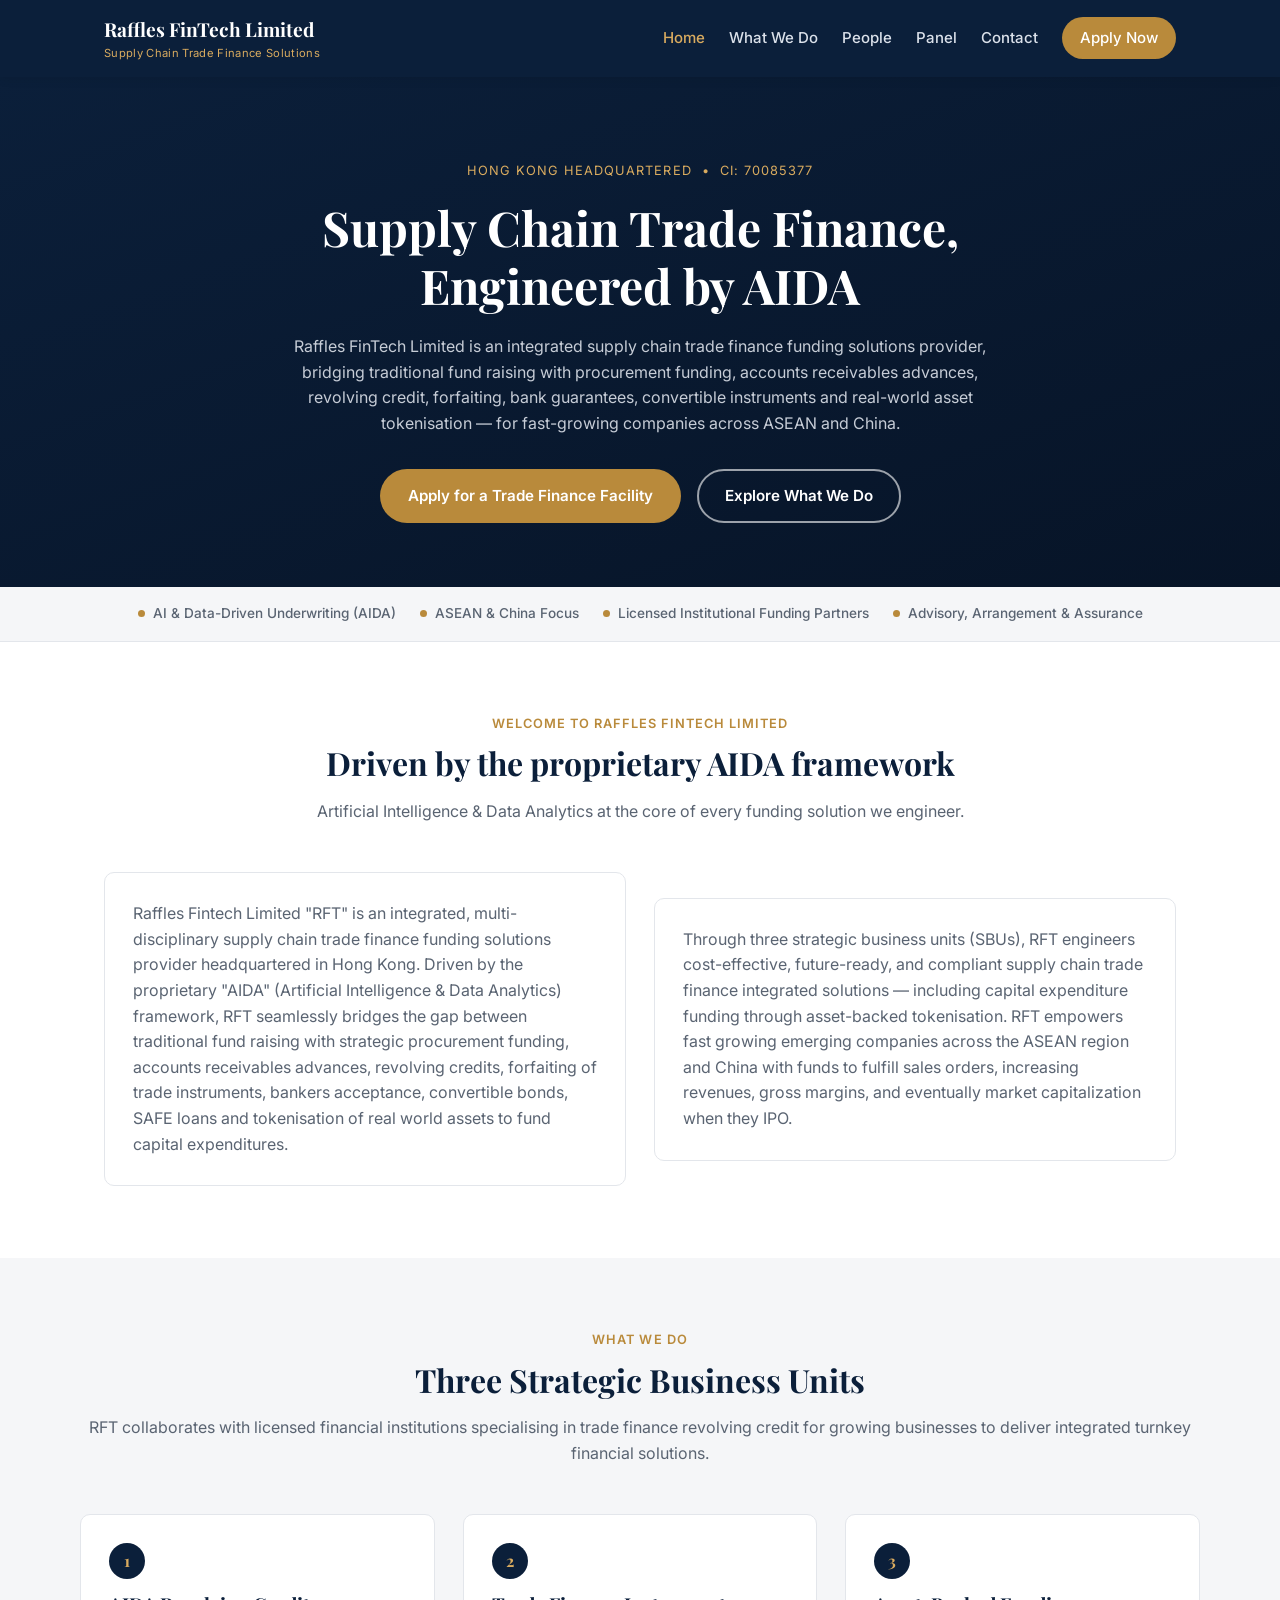
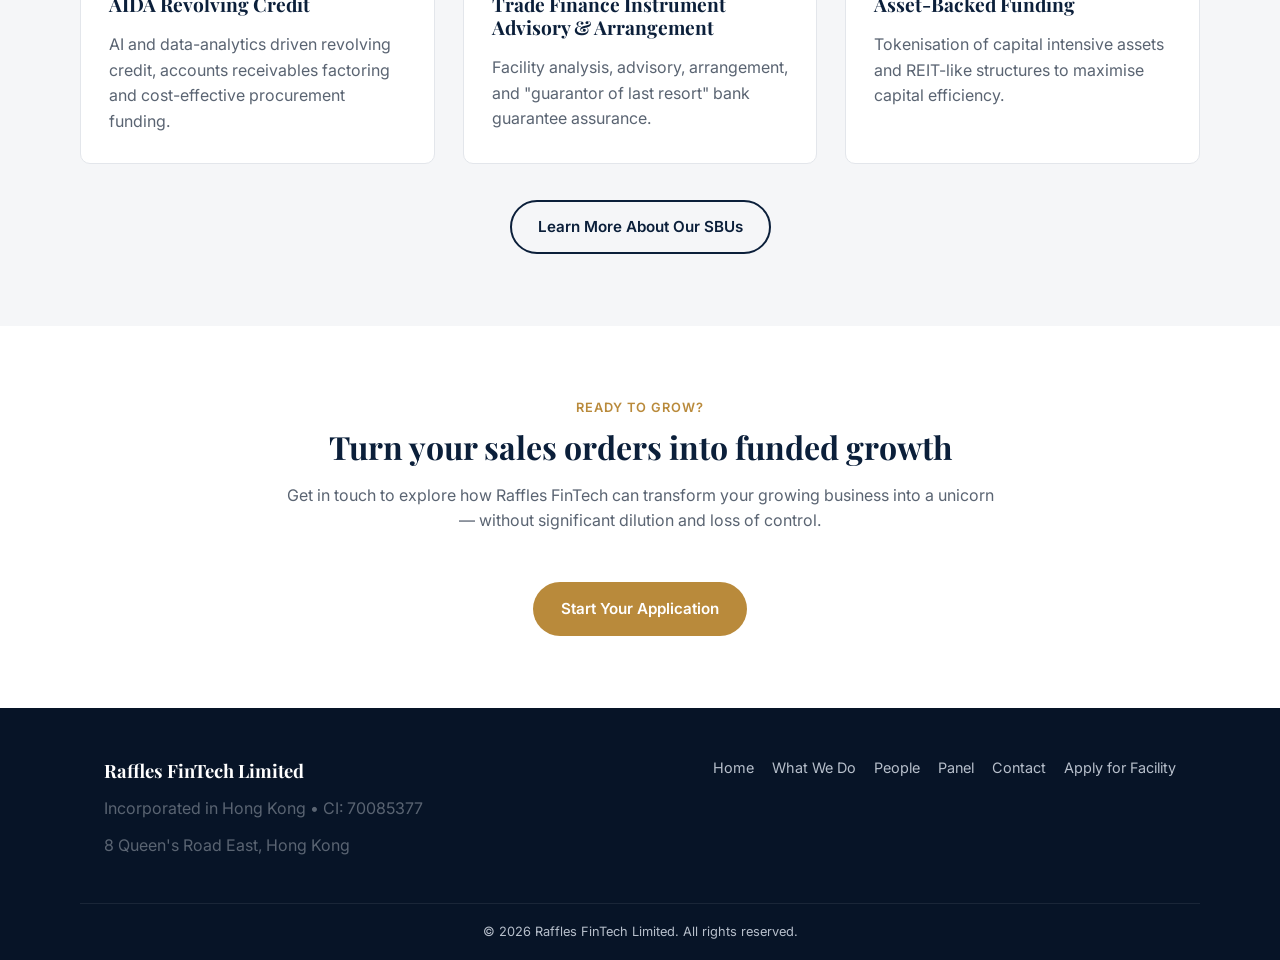
<file: index.html>
<!DOCTYPE html>
<html lang="en">
<head>
<meta charset="UTF-8">
<meta name="viewport" content="width=device-width, initial-scale=1.0">
<title>Raffles FinTech Limited | Supply Chain Trade Finance Funding Solutions</title>
<meta name="description" content="Raffles FinTech Limited (RFT) is a Hong Kong headquartered supply chain trade finance funding solutions provider, powered by the AIDA framework.">
<link rel="preconnect" href="https://fonts.googleapis.com">
<link rel="preconnect" href="https://fonts.gstatic.com" crossorigin>
<link href="https://fonts.googleapis.com/css2?family=Playfair+Display:wght@600;700;800&family=Inter:wght@400;500;600;700;800&display=swap" rel="stylesheet">
<link rel="stylesheet" href="styles.css">
</head>
<body>

<header class="site-header">
  <div class="nav-wrap">
    <a class="brand" href="index.html">
      <span class="brand-name">Raffles FinTech Limited</span>
      <span class="brand-tag">Supply Chain Trade Finance Solutions</span>
    </a>
    <button class="nav-toggle" aria-label="Toggle navigation">&#9776;</button>
    <nav class="nav-links">
      <a href="index.html" class="active">Home</a>
      <a href="what-we-do.html">What We Do</a>
      <a href="people.html">People</a>
      <a href="panel.html">Panel</a>
      <a href="contact.html">Contact</a>
      <a href="apply.html" class="nav-cta">Apply Now</a>
    </nav>
  </div>
</header>

<section class="hero">
  <div class="eyebrow">Hong Kong Headquartered &nbsp;•&nbsp; CI: 70085377</div>
  <h1>Supply Chain Trade Finance, Engineered by AIDA</h1>
  <p>Raffles FinTech Limited is an integrated supply chain trade finance funding solutions provider,
    bridging traditional fund raising with procurement funding, accounts receivables advances, revolving
    credit, forfaiting, bank guarantees, convertible instruments and real-world asset tokenisation &mdash;
    for fast-growing companies across ASEAN and China.</p>
  <div class="hero-actions">
    <a href="apply.html" class="btn btn-primary">Apply for a Trade Finance Facility</a>
    <a href="what-we-do.html" class="btn btn-outline">Explore What We Do</a>
  </div>
</section>

<div class="trust-strip">
  <div class="trust-strip-inner">
    <div class="trust-item"><span class="dot"></span>AI &amp; Data-Driven Underwriting (AIDA)</div>
    <div class="trust-item"><span class="dot"></span>ASEAN &amp; China Focus</div>
    <div class="trust-item"><span class="dot"></span>Licensed Institutional Funding Partners</div>
    <div class="trust-item"><span class="dot"></span>Advisory, Arrangement &amp; Assurance</div>
  </div>
</div>

<section class="block">
  <div class="section-head">
    <div class="kicker">Welcome to Raffles FinTech Limited</div>
    <h2>Driven by the proprietary AIDA framework</h2>
    <p>Artificial Intelligence &amp; Data Analytics at the core of every funding solution we engineer.</p>
  </div>
  <div class="grid-2" style="align-items:center;">
    <div class="card">
      <p>Raffles Fintech Limited "RFT" is an integrated, multi-disciplinary supply chain trade finance funding
        solutions provider headquartered in Hong Kong. Driven by the proprietary "AIDA" (Artificial Intelligence
        &amp; Data Analytics) framework, RFT seamlessly bridges the gap between traditional fund raising with
        strategic procurement funding, accounts receivables advances, revolving credits, forfaiting of trade
        instruments, bankers acceptance, convertible bonds, SAFE loans and tokenisation of real world assets to
        fund capital expenditures.</p>
    </div>
    <div class="card">
      <p>Through three strategic business units (SBUs), RFT engineers cost-effective, future-ready, and compliant
        supply chain trade finance integrated solutions &mdash; including capital expenditure funding through
        asset-backed tokenisation. RFT empowers fast growing emerging companies across the ASEAN region and China
        with funds to fulfill sales orders, increasing revenues, gross margins, and eventually market
        capitalization when they IPO.</p>
    </div>
  </div>
</section>

<section class="block alt">
  <div class="section-head">
    <div class="kicker">What We Do</div>
    <h2>Three Strategic Business Units</h2>
    <p>RFT collaborates with licensed financial institutions specialising in trade finance revolving credit
      for growing businesses to deliver integrated turnkey financial solutions.</p>
  </div>
  <div class="grid-3">
    <div class="card">
      <div class="num">1</div>
      <h3>AIDA Revolving Credit</h3>
      <p>AI and data-analytics driven revolving credit, accounts receivables factoring and cost-effective
        procurement funding.</p>
    </div>
    <div class="card">
      <div class="num">2</div>
      <h3>Trade Finance Instrument Advisory &amp; Arrangement</h3>
      <p>Facility analysis, advisory, arrangement, and "guarantor of last resort" bank guarantee assurance.</p>
    </div>
    <div class="card">
      <div class="num">3</div>
      <h3>Asset-Backed Funding</h3>
      <p>Tokenisation of capital intensive assets and REIT-like structures to maximise capital efficiency.</p>
    </div>
  </div>
  <div style="text-align:center; margin-top:36px;">
    <a href="what-we-do.html" class="btn btn-secondary">Learn More About Our SBUs</a>
  </div>
</section>

<section class="block">
  <div class="section-head">
    <div class="kicker">Ready to Grow?</div>
    <h2>Turn your sales orders into funded growth</h2>
    <p>Get in touch to explore how Raffles FinTech can transform your growing business into a unicorn &mdash;
      without significant dilution and loss of control.</p>
  </div>
  <div style="text-align:center;">
    <a href="apply.html" class="btn btn-primary">Start Your Application</a>
  </div>
</section>

<footer class="site-footer">
  <div class="footer-inner">
    <div>
      <div class="footer-brand">Raffles FinTech Limited</div>
      <p>Incorporated in Hong Kong &bull; CI: 70085377</p>
      <p>8 Queen's Road East, Hong Kong</p>
    </div>
    <nav class="footer-nav">
      <a href="index.html">Home</a>
      <a href="what-we-do.html">What We Do</a>
      <a href="people.html">People</a>
      <a href="panel.html">Panel</a>
      <a href="contact.html">Contact</a>
      <a href="apply.html">Apply for Facility</a>
    </nav>
  </div>
  <div class="footer-bottom container">&copy; 2026 Raffles FinTech Limited. All rights reserved.</div>
</footer>

<script src="nav.js"></script>
</body>
</html>
</file>
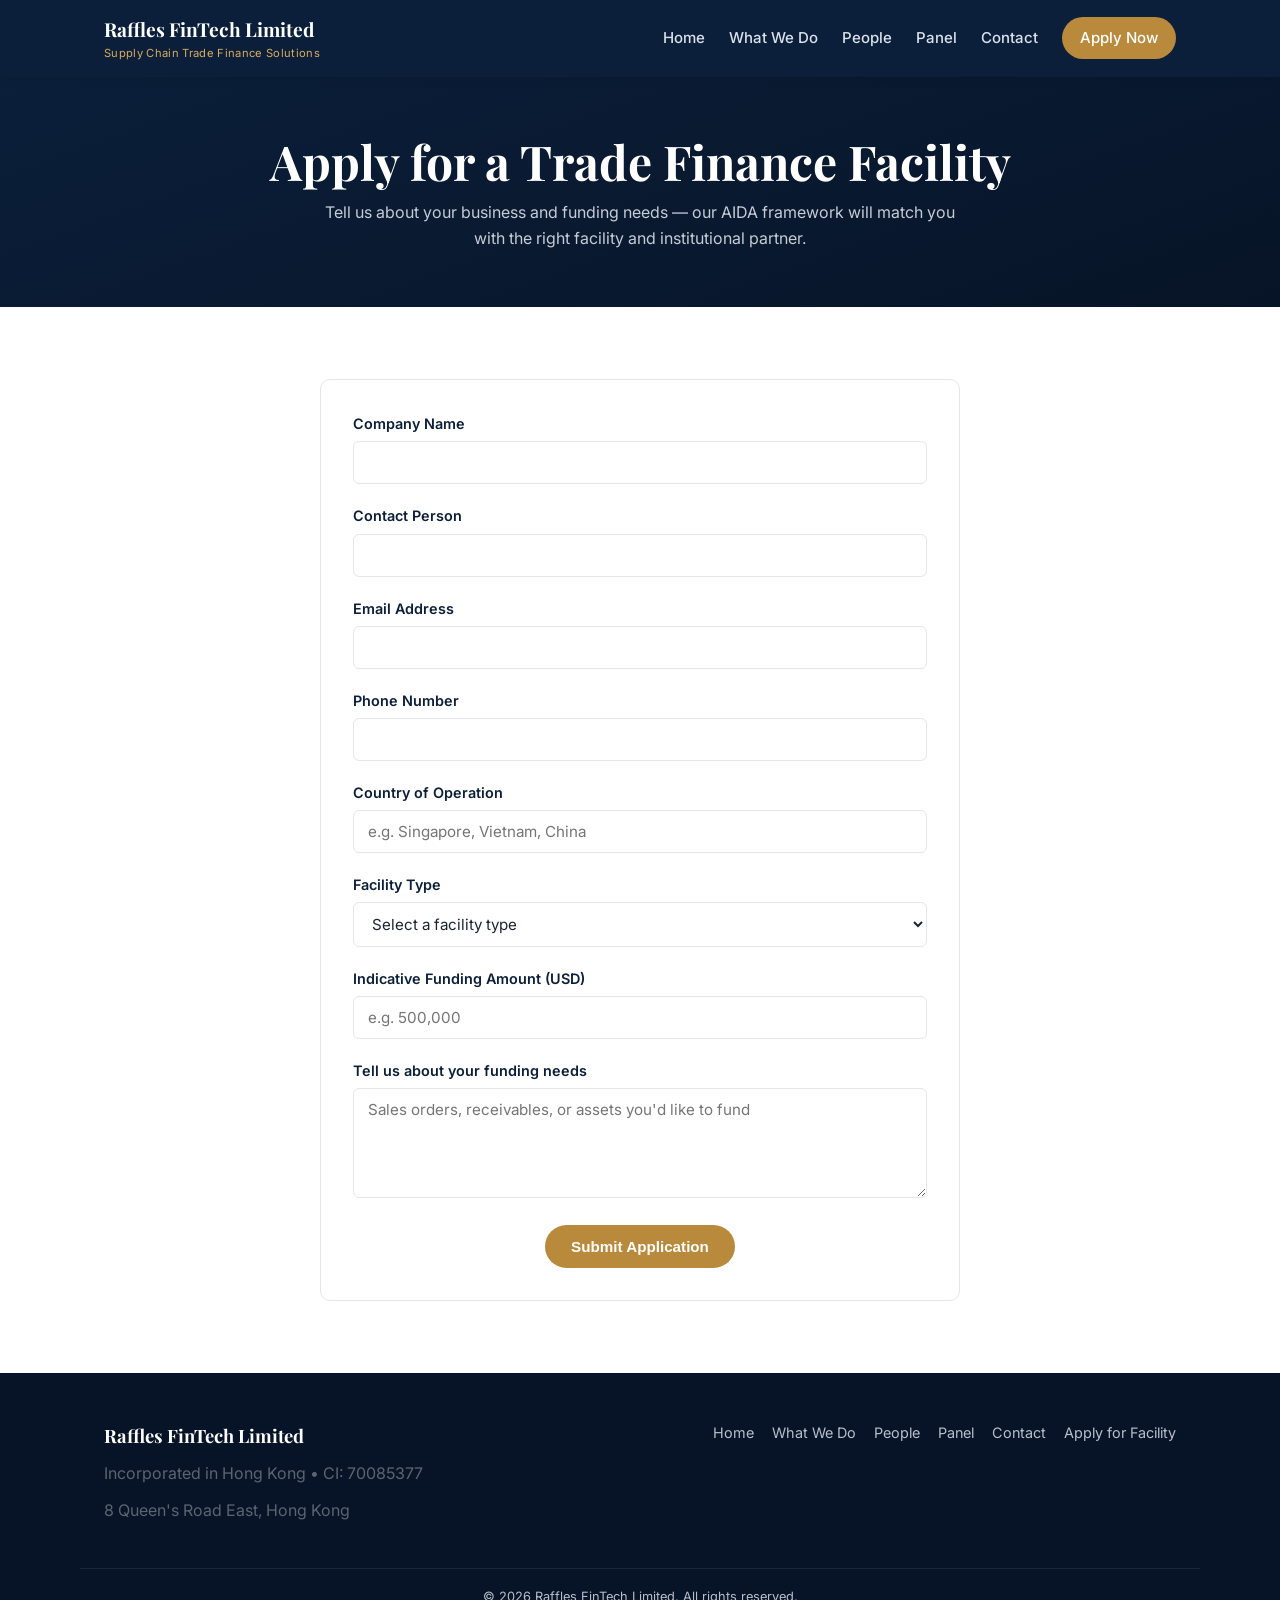
<file: apply.html>
<!DOCTYPE html>
<html lang="en">
<head>
<meta charset="UTF-8">
<meta name="viewport" content="width=device-width, initial-scale=1.0">
<title>Apply for a Trade Finance Facility | Raffles FinTech Limited</title>
<meta name="description" content="Apply for a supply chain trade finance facility with Raffles FinTech Limited.">
<link rel="preconnect" href="https://fonts.googleapis.com">
<link rel="preconnect" href="https://fonts.gstatic.com" crossorigin>
<link href="https://fonts.googleapis.com/css2?family=Playfair+Display:wght@600;700;800&family=Inter:wght@400;500;600;700;800&display=swap" rel="stylesheet">
<link rel="stylesheet" href="styles.css">
</head>
<body>

<header class="site-header">
  <div class="nav-wrap">
    <a class="brand" href="index.html">
      <span class="brand-name">Raffles FinTech Limited</span>
      <span class="brand-tag">Supply Chain Trade Finance Solutions</span>
    </a>
    <button class="nav-toggle" aria-label="Toggle navigation">&#9776;</button>
    <nav class="nav-links">
      <a href="index.html">Home</a>
      <a href="what-we-do.html">What We Do</a>
      <a href="people.html">People</a>
      <a href="panel.html">Panel</a>
      <a href="contact.html">Contact</a>
      <a href="apply.html" class="nav-cta active">Apply Now</a>
    </nav>
  </div>
</header>

<section class="page-hero">
  <h1>Apply for a Trade Finance Facility</h1>
  <p>Tell us about your business and funding needs &mdash; our AIDA framework will match you
    with the right facility and institutional partner.</p>
</section>

<section class="block">
  <form id="apply-form">
    <div class="form-row">
      <label for="company-name">Company Name</label>
      <input type="text" id="company-name" name="company-name" required>
    </div>
    <div class="form-row">
      <label for="contact-name">Contact Person</label>
      <input type="text" id="contact-name" name="contact-name" required>
    </div>
    <div class="form-row">
      <label for="email">Email Address</label>
      <input type="email" id="email" name="email" required>
    </div>
    <div class="form-row">
      <label for="phone">Phone Number</label>
      <input type="tel" id="phone" name="phone">
    </div>
    <div class="form-row">
      <label for="country">Country of Operation</label>
      <input type="text" id="country" name="country" placeholder="e.g. Singapore, Vietnam, China">
    </div>
    <div class="form-row">
      <label for="facility-type">Facility Type</label>
      <select id="facility-type" name="facility-type" required>
        <option value="">Select a facility type</option>
        <option value="revolving-credit">AIDA Revolving Credit</option>
        <option value="advisory-arrangement">Trade Finance Advisory &amp; Arrangement</option>
        <option value="asset-backed">Asset-Backed Funding</option>
        <option value="unsure">Not sure &mdash; please advise</option>
      </select>
    </div>
    <div class="form-row">
      <label for="amount">Indicative Funding Amount (USD)</label>
      <input type="text" id="amount" name="amount" placeholder="e.g. 500,000">
    </div>
    <div class="form-row">
      <label for="details">Tell us about your funding needs</label>
      <textarea id="details" name="details" placeholder="Sales orders, receivables, or assets you'd like to fund" required></textarea>
    </div>
    <div class="form-actions">
      <button type="submit" class="btn btn-primary">Submit Application</button>
    </div>
    <p id="apply-status" style="text-align:center; margin-top:16px; display:none; color:var(--navy); font-weight:600;">
      Thank you for your application &mdash; a member of our team will follow up shortly.
    </p>
  </form>
</section>

<footer class="site-footer">
  <div class="footer-inner">
    <div>
      <div class="footer-brand">Raffles FinTech Limited</div>
      <p>Incorporated in Hong Kong &bull; CI: 70085377</p>
      <p>8 Queen's Road East, Hong Kong</p>
    </div>
    <nav class="footer-nav">
      <a href="index.html">Home</a>
      <a href="what-we-do.html">What We Do</a>
      <a href="people.html">People</a>
      <a href="panel.html">Panel</a>
      <a href="contact.html">Contact</a>
      <a href="apply.html">Apply for Facility</a>
    </nav>
  </div>
  <div class="footer-bottom container">&copy; 2026 Raffles FinTech Limited. All rights reserved.</div>
</footer>

<script src="nav.js"></script>
<script>
  document.getElementById('apply-form').addEventListener('submit', function (e) {
    e.preventDefault();
    this.reset();
    document.getElementById('apply-status').style.display = 'block';
  });
</script>
</body>
</html>
</file>
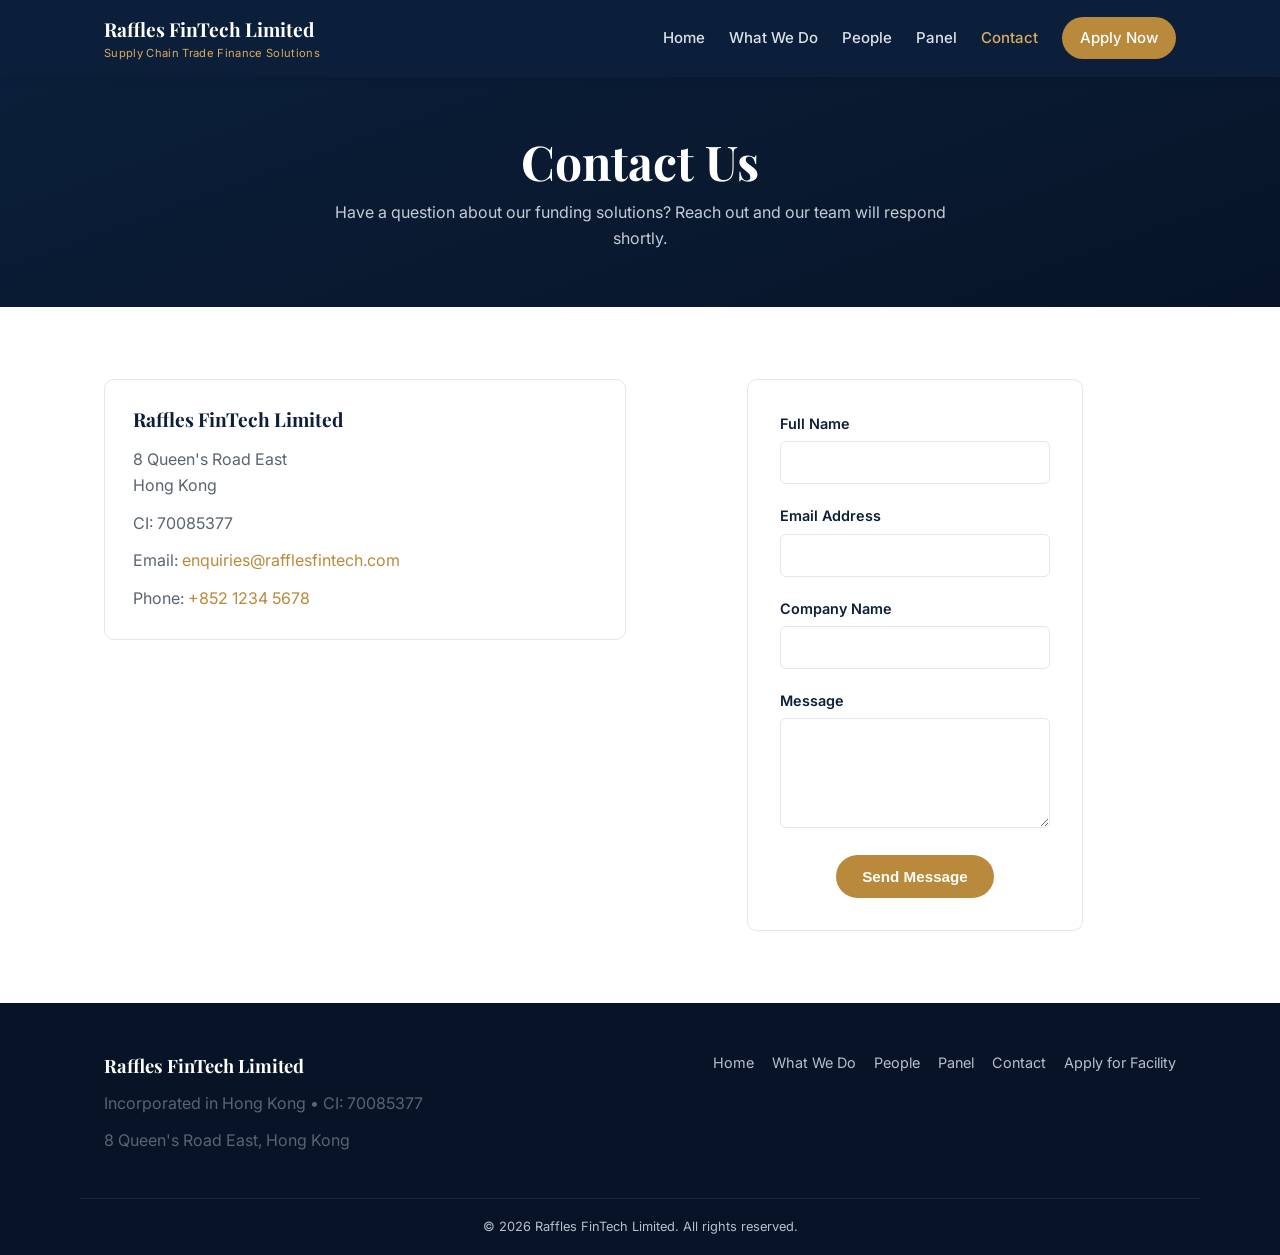
<file: contact.html>
<!DOCTYPE html>
<html lang="en">
<head>
<meta charset="UTF-8">
<meta name="viewport" content="width=device-width, initial-scale=1.0">
<title>Contact | Raffles FinTech Limited</title>
<meta name="description" content="Get in touch with Raffles FinTech Limited to discuss supply chain trade finance funding solutions.">
<link rel="preconnect" href="https://fonts.googleapis.com">
<link rel="preconnect" href="https://fonts.gstatic.com" crossorigin>
<link href="https://fonts.googleapis.com/css2?family=Playfair+Display:wght@600;700;800&family=Inter:wght@400;500;600;700;800&display=swap" rel="stylesheet">
<link rel="stylesheet" href="styles.css">
</head>
<body>

<header class="site-header">
  <div class="nav-wrap">
    <a class="brand" href="index.html">
      <span class="brand-name">Raffles FinTech Limited</span>
      <span class="brand-tag">Supply Chain Trade Finance Solutions</span>
    </a>
    <button class="nav-toggle" aria-label="Toggle navigation">&#9776;</button>
    <nav class="nav-links">
      <a href="index.html">Home</a>
      <a href="what-we-do.html">What We Do</a>
      <a href="people.html">People</a>
      <a href="panel.html">Panel</a>
      <a href="contact.html" class="active">Contact</a>
      <a href="apply.html" class="nav-cta">Apply Now</a>
    </nav>
  </div>
</header>

<section class="page-hero">
  <h1>Contact Us</h1>
  <p>Have a question about our funding solutions? Reach out and our team will respond shortly.</p>
</section>

<section class="block">
  <div class="grid-2" style="align-items:start;">
    <div class="card">
      <h3>Raffles FinTech Limited</h3>
      <p>8 Queen's Road East<br>Hong Kong</p>
      <p>CI: 70085377</p>
      <p>Email: <a href="mailto:enquiries@rafflesfintech.com">enquiries@rafflesfintech.com</a></p>
      <p>Phone: <a href="tel:+85212345678">+852 1234 5678</a></p>
    </div>
    <form id="contact-form">
      <div class="form-row">
        <label for="name">Full Name</label>
        <input type="text" id="name" name="name" required>
      </div>
      <div class="form-row">
        <label for="email">Email Address</label>
        <input type="email" id="email" name="email" required>
      </div>
      <div class="form-row">
        <label for="company">Company Name</label>
        <input type="text" id="company" name="company">
      </div>
      <div class="form-row">
        <label for="message">Message</label>
        <textarea id="message" name="message" required></textarea>
      </div>
      <div class="form-actions">
        <button type="submit" class="btn btn-primary">Send Message</button>
      </div>
      <p id="contact-status" style="text-align:center; margin-top:16px; display:none; color:var(--navy); font-weight:600;">
        Thank you &mdash; your message has been received. Our team will be in touch shortly.
      </p>
    </form>
  </div>
</section>

<footer class="site-footer">
  <div class="footer-inner">
    <div>
      <div class="footer-brand">Raffles FinTech Limited</div>
      <p>Incorporated in Hong Kong &bull; CI: 70085377</p>
      <p>8 Queen's Road East, Hong Kong</p>
    </div>
    <nav class="footer-nav">
      <a href="index.html">Home</a>
      <a href="what-we-do.html">What We Do</a>
      <a href="people.html">People</a>
      <a href="panel.html">Panel</a>
      <a href="contact.html">Contact</a>
      <a href="apply.html">Apply for Facility</a>
    </nav>
  </div>
  <div class="footer-bottom container">&copy; 2026 Raffles FinTech Limited. All rights reserved.</div>
</footer>

<script src="nav.js"></script>
<script>
  document.getElementById('contact-form').addEventListener('submit', function (e) {
    e.preventDefault();
    this.reset();
    document.getElementById('contact-status').style.display = 'block';
  });
</script>
</body>
</html>
</file>
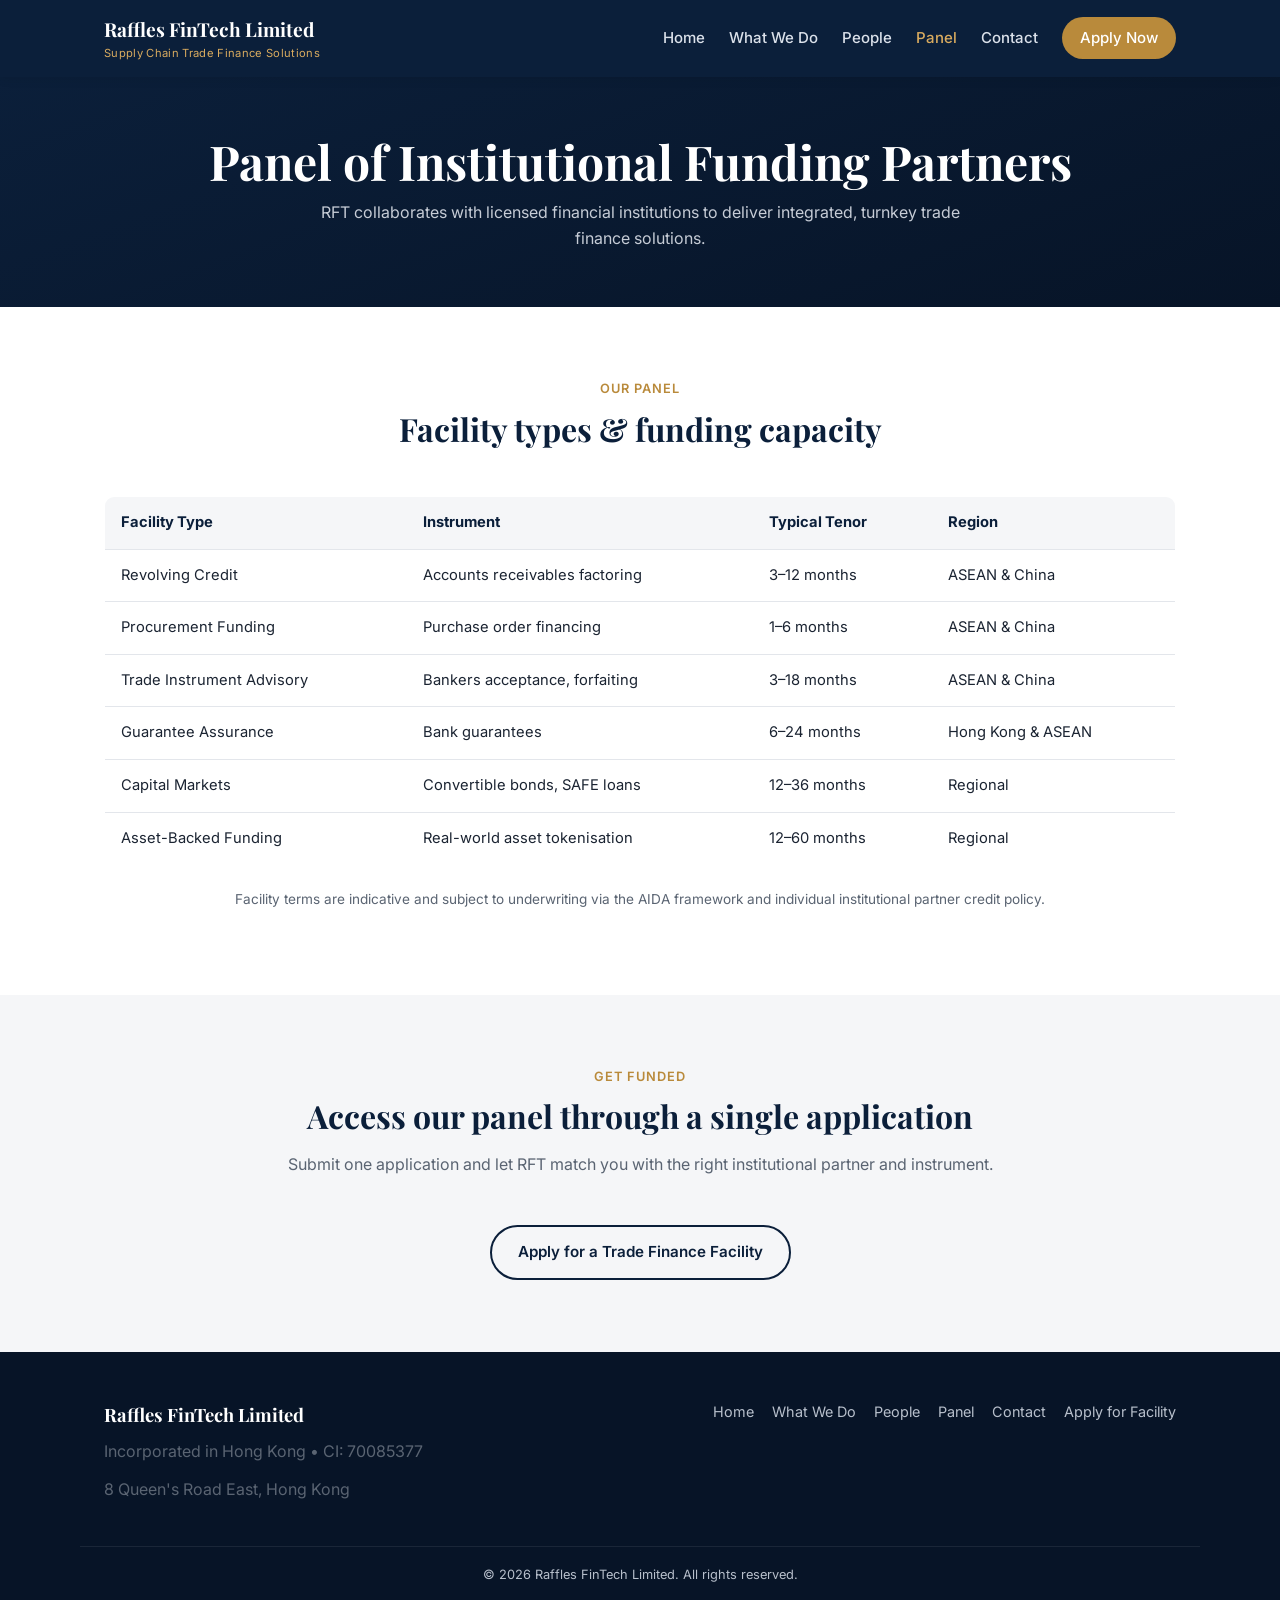
<file: panel.html>
<!DOCTYPE html>
<html lang="en">
<head>
<meta charset="UTF-8">
<meta name="viewport" content="width=device-width, initial-scale=1.0">
<title>Panel | Raffles FinTech Limited</title>
<meta name="description" content="Raffles FinTech Limited's panel of licensed institutional funding partners across trade finance instruments.">
<link rel="preconnect" href="https://fonts.googleapis.com">
<link rel="preconnect" href="https://fonts.gstatic.com" crossorigin>
<link href="https://fonts.googleapis.com/css2?family=Playfair+Display:wght@600;700;800&family=Inter:wght@400;500;600;700;800&display=swap" rel="stylesheet">
<link rel="stylesheet" href="styles.css">
</head>
<body>

<header class="site-header">
  <div class="nav-wrap">
    <a class="brand" href="index.html">
      <span class="brand-name">Raffles FinTech Limited</span>
      <span class="brand-tag">Supply Chain Trade Finance Solutions</span>
    </a>
    <button class="nav-toggle" aria-label="Toggle navigation">&#9776;</button>
    <nav class="nav-links">
      <a href="index.html">Home</a>
      <a href="what-we-do.html">What We Do</a>
      <a href="people.html">People</a>
      <a href="panel.html" class="active">Panel</a>
      <a href="contact.html">Contact</a>
      <a href="apply.html" class="nav-cta">Apply Now</a>
    </nav>
  </div>
</header>

<section class="page-hero">
  <h1>Panel of Institutional Funding Partners</h1>
  <p>RFT collaborates with licensed financial institutions to deliver integrated, turnkey
    trade finance solutions.</p>
</section>

<section class="block">
  <div class="section-head">
    <div class="kicker">Our Panel</div>
    <h2>Facility types &amp; funding capacity</h2>
  </div>
  <div style="overflow-x:auto;">
    <table>
      <thead>
        <tr>
          <th>Facility Type</th>
          <th>Instrument</th>
          <th>Typical Tenor</th>
          <th>Region</th>
        </tr>
      </thead>
      <tbody>
        <tr>
          <td>Revolving Credit</td>
          <td>Accounts receivables factoring</td>
          <td>3&ndash;12 months</td>
          <td>ASEAN &amp; China</td>
        </tr>
        <tr>
          <td>Procurement Funding</td>
          <td>Purchase order financing</td>
          <td>1&ndash;6 months</td>
          <td>ASEAN &amp; China</td>
        </tr>
        <tr>
          <td>Trade Instrument Advisory</td>
          <td>Bankers acceptance, forfaiting</td>
          <td>3&ndash;18 months</td>
          <td>ASEAN &amp; China</td>
        </tr>
        <tr>
          <td>Guarantee Assurance</td>
          <td>Bank guarantees</td>
          <td>6&ndash;24 months</td>
          <td>Hong Kong &amp; ASEAN</td>
        </tr>
        <tr>
          <td>Capital Markets</td>
          <td>Convertible bonds, SAFE loans</td>
          <td>12&ndash;36 months</td>
          <td>Regional</td>
        </tr>
        <tr>
          <td>Asset-Backed Funding</td>
          <td>Real-world asset tokenisation</td>
          <td>12&ndash;60 months</td>
          <td>Regional</td>
        </tr>
      </tbody>
    </table>
  </div>
  <p style="text-align:center; margin-top:24px; font-size:0.85rem;">
    Facility terms are indicative and subject to underwriting via the AIDA framework and
    individual institutional partner credit policy.
  </p>
</section>

<section class="block alt">
  <div class="section-head">
    <div class="kicker">Get Funded</div>
    <h2>Access our panel through a single application</h2>
    <p>Submit one application and let RFT match you with the right institutional partner
      and instrument.</p>
  </div>
  <div style="text-align:center;">
    <a href="apply.html" class="btn btn-secondary">Apply for a Trade Finance Facility</a>
  </div>
</section>

<footer class="site-footer">
  <div class="footer-inner">
    <div>
      <div class="footer-brand">Raffles FinTech Limited</div>
      <p>Incorporated in Hong Kong &bull; CI: 70085377</p>
      <p>8 Queen's Road East, Hong Kong</p>
    </div>
    <nav class="footer-nav">
      <a href="index.html">Home</a>
      <a href="what-we-do.html">What We Do</a>
      <a href="people.html">People</a>
      <a href="panel.html">Panel</a>
      <a href="contact.html">Contact</a>
      <a href="apply.html">Apply for Facility</a>
    </nav>
  </div>
  <div class="footer-bottom container">&copy; 2026 Raffles FinTech Limited. All rights reserved.</div>
</footer>

<script src="nav.js"></script>
</body>
</html>
</file>
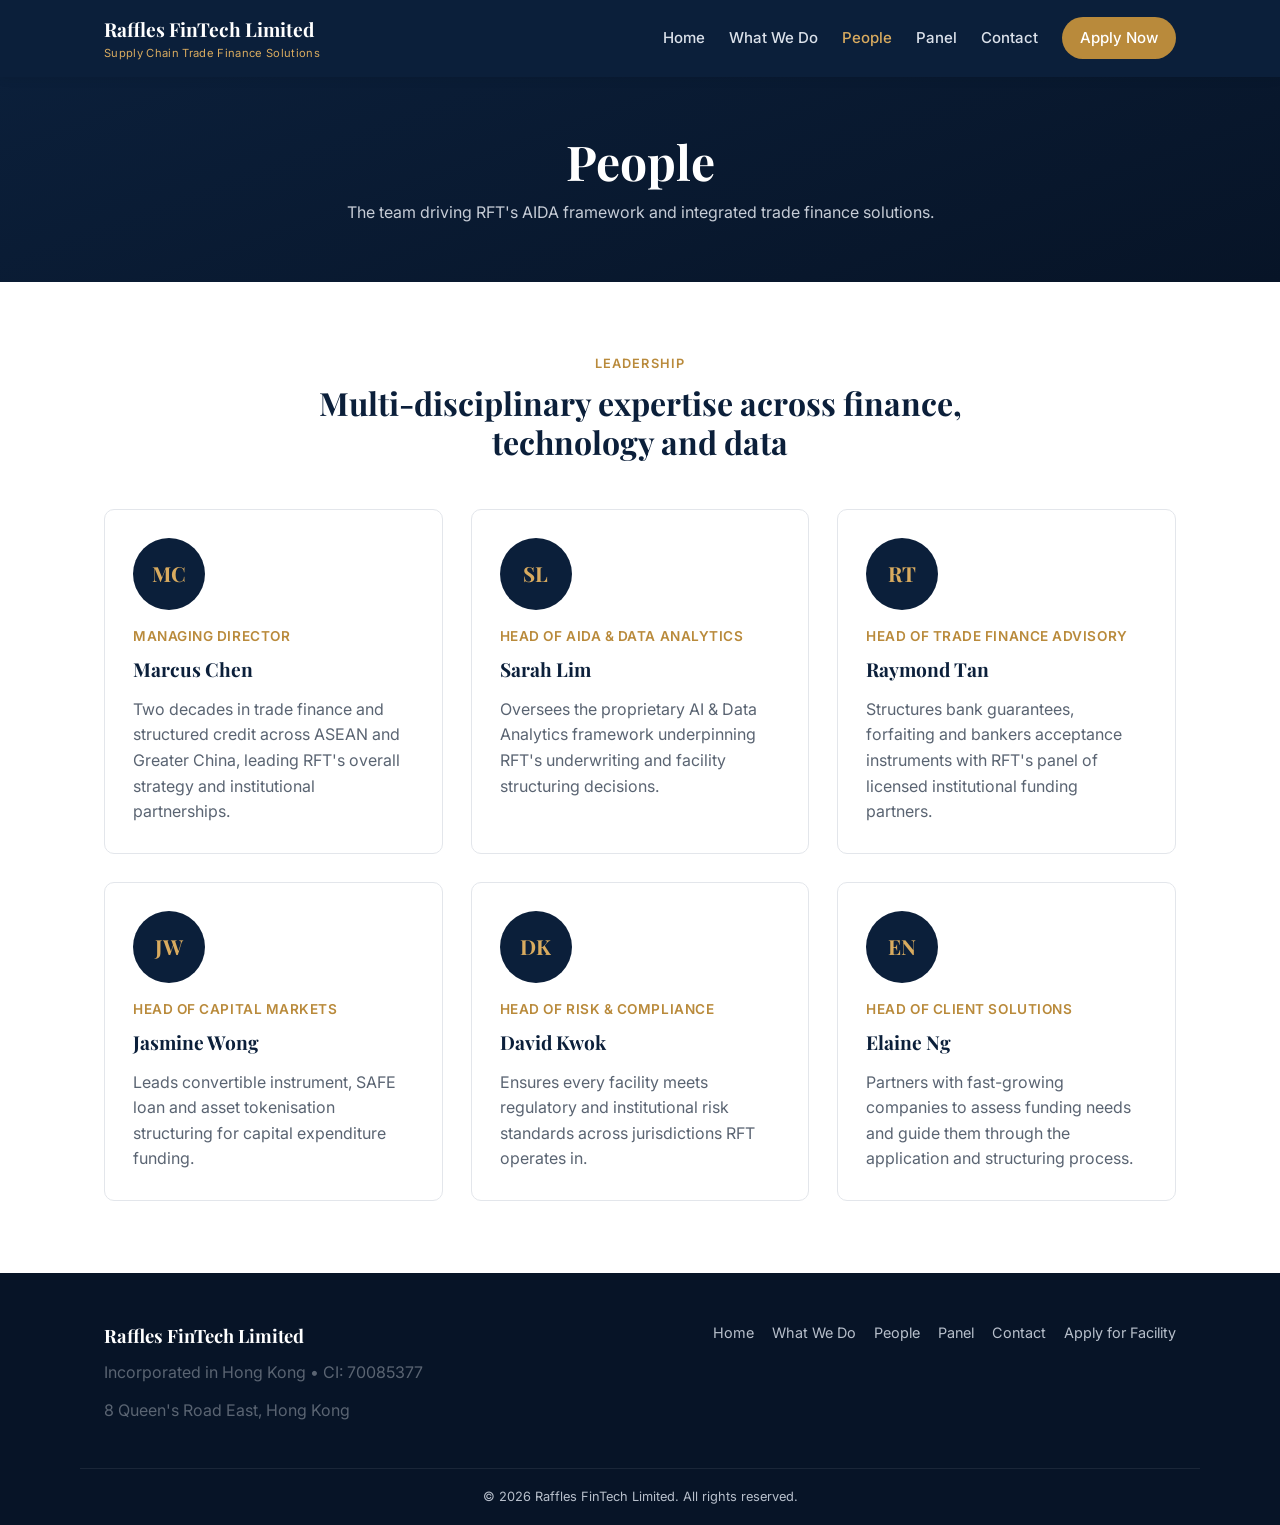
<file: people.html>
<!DOCTYPE html>
<html lang="en">
<head>
<meta charset="UTF-8">
<meta name="viewport" content="width=device-width, initial-scale=1.0">
<title>People | Raffles FinTech Limited</title>
<meta name="description" content="Meet the leadership team behind Raffles FinTech Limited's supply chain trade finance funding solutions.">
<link rel="preconnect" href="https://fonts.googleapis.com">
<link rel="preconnect" href="https://fonts.gstatic.com" crossorigin>
<link href="https://fonts.googleapis.com/css2?family=Playfair+Display:wght@600;700;800&family=Inter:wght@400;500;600;700;800&display=swap" rel="stylesheet">
<link rel="stylesheet" href="styles.css">
</head>
<body>

<header class="site-header">
  <div class="nav-wrap">
    <a class="brand" href="index.html">
      <span class="brand-name">Raffles FinTech Limited</span>
      <span class="brand-tag">Supply Chain Trade Finance Solutions</span>
    </a>
    <button class="nav-toggle" aria-label="Toggle navigation">&#9776;</button>
    <nav class="nav-links">
      <a href="index.html">Home</a>
      <a href="what-we-do.html">What We Do</a>
      <a href="people.html" class="active">People</a>
      <a href="panel.html">Panel</a>
      <a href="contact.html">Contact</a>
      <a href="apply.html" class="nav-cta">Apply Now</a>
    </nav>
  </div>
</header>

<section class="page-hero">
  <h1>People</h1>
  <p>The team driving RFT's AIDA framework and integrated trade finance solutions.</p>
</section>

<section class="block">
  <div class="section-head">
    <div class="kicker">Leadership</div>
    <h2>Multi-disciplinary expertise across finance, technology and data</h2>
  </div>
  <div class="people-grid">
    <div class="card">
      <div class="person-avatar">MC</div>
      <div class="person-role">Managing Director</div>
      <h3>Marcus Chen</h3>
      <p>Two decades in trade finance and structured credit across ASEAN and Greater China,
        leading RFT's overall strategy and institutional partnerships.</p>
    </div>
    <div class="card">
      <div class="person-avatar">SL</div>
      <div class="person-role">Head of AIDA &amp; Data Analytics</div>
      <h3>Sarah Lim</h3>
      <p>Oversees the proprietary AI &amp; Data Analytics framework underpinning RFT's
        underwriting and facility structuring decisions.</p>
    </div>
    <div class="card">
      <div class="person-avatar">RT</div>
      <div class="person-role">Head of Trade Finance Advisory</div>
      <h3>Raymond Tan</h3>
      <p>Structures bank guarantees, forfaiting and bankers acceptance instruments with RFT's
        panel of licensed institutional funding partners.</p>
    </div>
    <div class="card">
      <div class="person-avatar">JW</div>
      <div class="person-role">Head of Capital Markets</div>
      <h3>Jasmine Wong</h3>
      <p>Leads convertible instrument, SAFE loan and asset tokenisation structuring for
        capital expenditure funding.</p>
    </div>
    <div class="card">
      <div class="person-avatar">DK</div>
      <div class="person-role">Head of Risk &amp; Compliance</div>
      <h3>David Kwok</h3>
      <p>Ensures every facility meets regulatory and institutional risk standards across
        jurisdictions RFT operates in.</p>
    </div>
    <div class="card">
      <div class="person-avatar">EN</div>
      <div class="person-role">Head of Client Solutions</div>
      <h3>Elaine Ng</h3>
      <p>Partners with fast-growing companies to assess funding needs and guide them through
        the application and structuring process.</p>
    </div>
  </div>
</section>

<footer class="site-footer">
  <div class="footer-inner">
    <div>
      <div class="footer-brand">Raffles FinTech Limited</div>
      <p>Incorporated in Hong Kong &bull; CI: 70085377</p>
      <p>8 Queen's Road East, Hong Kong</p>
    </div>
    <nav class="footer-nav">
      <a href="index.html">Home</a>
      <a href="what-we-do.html">What We Do</a>
      <a href="people.html">People</a>
      <a href="panel.html">Panel</a>
      <a href="contact.html">Contact</a>
      <a href="apply.html">Apply for Facility</a>
    </nav>
  </div>
  <div class="footer-bottom container">&copy; 2026 Raffles FinTech Limited. All rights reserved.</div>
</footer>

<script src="nav.js"></script>
</body>
</html>
</file>
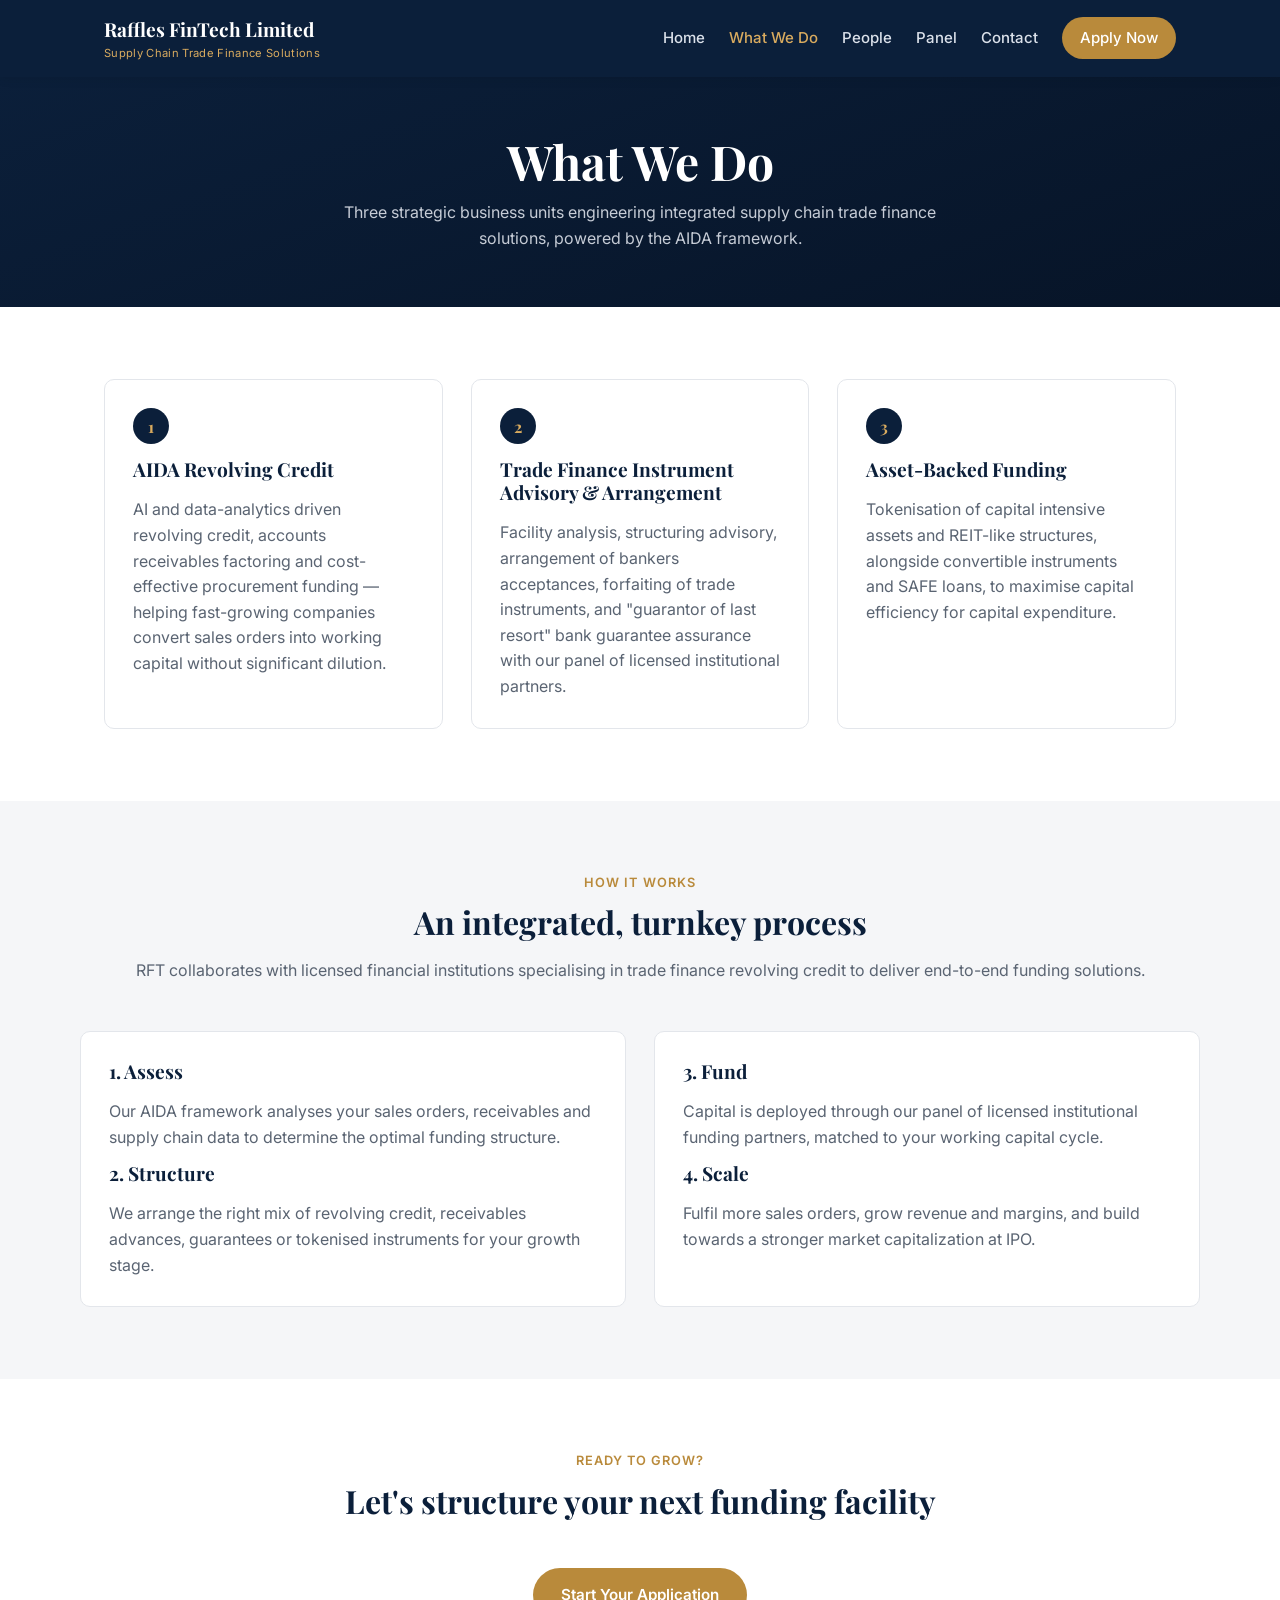
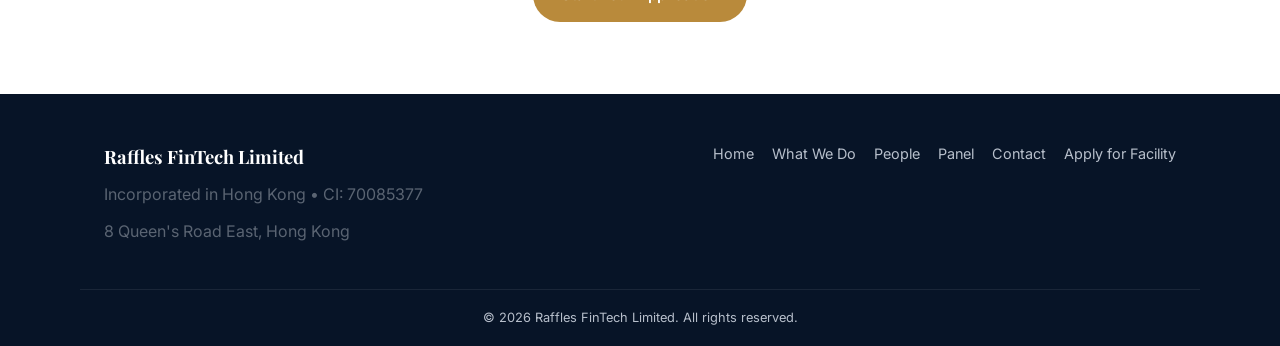
<file: what-we-do.html>
<!DOCTYPE html>
<html lang="en">
<head>
<meta charset="UTF-8">
<meta name="viewport" content="width=device-width, initial-scale=1.0">
<title>What We Do | Raffles FinTech Limited</title>
<meta name="description" content="Raffles FinTech Limited's three strategic business units: AIDA revolving credit, trade finance advisory & arrangement, and asset-backed tokenisation funding.">
<link rel="preconnect" href="https://fonts.googleapis.com">
<link rel="preconnect" href="https://fonts.gstatic.com" crossorigin>
<link href="https://fonts.googleapis.com/css2?family=Playfair+Display:wght@600;700;800&family=Inter:wght@400;500;600;700;800&display=swap" rel="stylesheet">
<link rel="stylesheet" href="styles.css">
</head>
<body>

<header class="site-header">
  <div class="nav-wrap">
    <a class="brand" href="index.html">
      <span class="brand-name">Raffles FinTech Limited</span>
      <span class="brand-tag">Supply Chain Trade Finance Solutions</span>
    </a>
    <button class="nav-toggle" aria-label="Toggle navigation">&#9776;</button>
    <nav class="nav-links">
      <a href="index.html">Home</a>
      <a href="what-we-do.html" class="active">What We Do</a>
      <a href="people.html">People</a>
      <a href="panel.html">Panel</a>
      <a href="contact.html">Contact</a>
      <a href="apply.html" class="nav-cta">Apply Now</a>
    </nav>
  </div>
</header>

<section class="page-hero">
  <h1>What We Do</h1>
  <p>Three strategic business units engineering integrated supply chain trade finance solutions,
    powered by the AIDA framework.</p>
</section>

<section class="block">
  <div class="grid-3">
    <div class="card">
      <div class="num">1</div>
      <h3>AIDA Revolving Credit</h3>
      <p>AI and data-analytics driven revolving credit, accounts receivables factoring and
        cost-effective procurement funding &mdash; helping fast-growing companies convert sales
        orders into working capital without significant dilution.</p>
    </div>
    <div class="card">
      <div class="num">2</div>
      <h3>Trade Finance Instrument Advisory &amp; Arrangement</h3>
      <p>Facility analysis, structuring advisory, arrangement of bankers acceptances, forfaiting
        of trade instruments, and "guarantor of last resort" bank guarantee assurance with our
        panel of licensed institutional partners.</p>
    </div>
    <div class="card">
      <div class="num">3</div>
      <h3>Asset-Backed Funding</h3>
      <p>Tokenisation of capital intensive assets and REIT-like structures, alongside convertible
        instruments and SAFE loans, to maximise capital efficiency for capital expenditure.</p>
    </div>
  </div>
</section>

<section class="block alt">
  <div class="section-head">
    <div class="kicker">How It Works</div>
    <h2>An integrated, turnkey process</h2>
    <p>RFT collaborates with licensed financial institutions specialising in trade finance revolving
      credit to deliver end-to-end funding solutions.</p>
  </div>
  <div class="grid-2">
    <div class="card">
      <h3>1. Assess</h3>
      <p>Our AIDA framework analyses your sales orders, receivables and supply chain data to
        determine the optimal funding structure.</p>
      <h3>2. Structure</h3>
      <p>We arrange the right mix of revolving credit, receivables advances, guarantees or
        tokenised instruments for your growth stage.</p>
    </div>
    <div class="card">
      <h3>3. Fund</h3>
      <p>Capital is deployed through our panel of licensed institutional funding partners,
        matched to your working capital cycle.</p>
      <h3>4. Scale</h3>
      <p>Fulfil more sales orders, grow revenue and margins, and build towards a stronger
        market capitalization at IPO.</p>
    </div>
  </div>
</section>

<section class="block">
  <div class="section-head">
    <div class="kicker">Ready to Grow?</div>
    <h2>Let's structure your next funding facility</h2>
  </div>
  <div style="text-align:center;">
    <a href="apply.html" class="btn btn-primary">Start Your Application</a>
  </div>
</section>

<footer class="site-footer">
  <div class="footer-inner">
    <div>
      <div class="footer-brand">Raffles FinTech Limited</div>
      <p>Incorporated in Hong Kong &bull; CI: 70085377</p>
      <p>8 Queen's Road East, Hong Kong</p>
    </div>
    <nav class="footer-nav">
      <a href="index.html">Home</a>
      <a href="what-we-do.html">What We Do</a>
      <a href="people.html">People</a>
      <a href="panel.html">Panel</a>
      <a href="contact.html">Contact</a>
      <a href="apply.html">Apply for Facility</a>
    </nav>
  </div>
  <div class="footer-bottom container">&copy; 2026 Raffles FinTech Limited. All rights reserved.</div>
</footer>

<script src="nav.js"></script>
</body>
</html>
</file>
<file: styles.css>
/* ===== Design tokens ===== */
:root {
  --navy: #0b1f3a;
  --navy-dark: #071427;
  --gold: #b98a3b;
  --gold-light: #d9ab5f;
  --ink: #1b2432;
  --muted: #5a6472;
  --bg: #ffffff;
  --bg-alt: #f5f6f8;
  --border: #e3e6eb;
  --radius: 10px;
  --max-width: 1120px;
  --font-serif: 'Playfair Display', Georgia, serif;
  --font-sans: 'Inter', -apple-system, BlinkMacSystemFont, 'Segoe UI', sans-serif;
}

* { box-sizing: border-box; }

html { scroll-behavior: smooth; }

body {
  margin: 0;
  font-family: var(--font-sans);
  color: var(--ink);
  background: var(--bg);
  line-height: 1.6;
}

h1, h2, h3 { font-family: var(--font-serif); color: var(--navy); line-height: 1.2; margin: 0 0 16px; }
h1 { font-size: clamp(2rem, 4vw, 3rem); }
h2 { font-size: clamp(1.5rem, 2.5vw, 2.1rem); }
h3 { font-size: 1.2rem; }
p { margin: 0 0 12px; color: var(--muted); }
a { color: var(--gold); text-decoration: none; }
a:hover { color: var(--navy); }

.container { max-width: var(--max-width); margin: 0 auto; padding: 0 24px; }

/* ===== Header / Nav ===== */
.site-header {
  background: var(--navy);
  position: sticky;
  top: 0;
  z-index: 100;
  box-shadow: 0 2px 10px rgba(0,0,0,0.08);
}

.nav-wrap {
  max-width: var(--max-width);
  margin: 0 auto;
  padding: 14px 24px;
  display: flex;
  align-items: center;
  justify-content: space-between;
  gap: 20px;
}

.brand {
  display: flex;
  flex-direction: column;
  color: #fff;
}

.brand-name {
  font-family: var(--font-serif);
  font-weight: 700;
  font-size: 1.2rem;
  color: #fff;
}

.brand-tag {
  font-size: 0.7rem;
  color: var(--gold-light);
  letter-spacing: 0.03em;
}

.nav-toggle {
  display: none;
  background: none;
  border: none;
  color: #fff;
  font-size: 1.6rem;
  cursor: pointer;
}

.nav-links {
  display: flex;
  align-items: center;
  gap: 24px;
}

.nav-links a {
  color: #dbe1ea;
  font-weight: 500;
  font-size: 0.94rem;
}

.nav-links a:hover,
.nav-links a.active {
  color: var(--gold-light);
}

.nav-cta {
  background: var(--gold);
  color: #fff !important;
  padding: 9px 18px;
  border-radius: 999px;
  font-weight: 600;
}

.nav-cta:hover {
  background: var(--gold-light);
  color: #fff !important;
}

/* ===== Buttons ===== */
.btn {
  display: inline-block;
  padding: 13px 26px;
  border-radius: 999px;
  font-weight: 600;
  font-size: 0.95rem;
  border: 2px solid transparent;
  transition: all 0.2s ease;
}

.btn-primary {
  background: var(--gold);
  color: #fff;
}
.btn-primary:hover { background: var(--gold-light); color: #fff; }

.btn-outline {
  border-color: rgba(255,255,255,0.6);
  color: #fff;
}
.btn-outline:hover { border-color: #fff; background: rgba(255,255,255,0.1); color: #fff; }

.btn-secondary {
  border-color: var(--navy);
  color: var(--navy);
}
.btn-secondary:hover { background: var(--navy); color: #fff; }

/* ===== Hero ===== */
.hero {
  background: linear-gradient(160deg, var(--navy) 0%, var(--navy-dark) 100%);
  color: #fff;
  padding: 80px 24px 64px;
  text-align: center;
}

.hero h1 { color: #fff; max-width: 820px; margin: 0 auto 20px; }
.hero p { color: #c6ccd6; max-width: 700px; margin: 0 auto 32px; }

.eyebrow {
  display: inline-block;
  color: var(--gold-light);
  font-size: 0.8rem;
  letter-spacing: 0.08em;
  text-transform: uppercase;
  margin-bottom: 18px;
}

.hero-actions {
  display: flex;
  justify-content: center;
  gap: 16px;
  flex-wrap: wrap;
}

/* ===== Trust strip ===== */
.trust-strip {
  background: var(--bg-alt);
  border-bottom: 1px solid var(--border);
}

.trust-strip-inner {
  max-width: var(--max-width);
  margin: 0 auto;
  padding: 16px 24px;
  display: flex;
  flex-wrap: wrap;
  gap: 24px;
  justify-content: center;
}

.trust-item {
  display: flex;
  align-items: center;
  gap: 8px;
  font-size: 0.85rem;
  color: var(--muted);
  font-weight: 500;
}

.dot {
  width: 7px;
  height: 7px;
  border-radius: 50%;
  background: var(--gold);
  flex-shrink: 0;
}

/* ===== Sections ===== */
.block {
  max-width: var(--max-width);
  margin: 0 auto;
  padding: 72px 24px;
}

.block.alt {
  max-width: none;
  background: var(--bg-alt);
}

.block.alt > * {
  max-width: var(--max-width);
  margin-left: auto;
  margin-right: auto;
}

.section-head {
  text-align: center;
  max-width: 720px;
  margin: 0 auto 48px;
}

.kicker {
  color: var(--gold);
  font-weight: 600;
  font-size: 0.8rem;
  text-transform: uppercase;
  letter-spacing: 0.08em;
  margin-bottom: 10px;
}

.grid-2 {
  display: grid;
  grid-template-columns: repeat(2, 1fr);
  gap: 28px;
}

.grid-3 {
  display: grid;
  grid-template-columns: repeat(3, 1fr);
  gap: 28px;
}

.card {
  background: #fff;
  border: 1px solid var(--border);
  border-radius: var(--radius);
  padding: 28px;
}

.card p:last-child { margin-bottom: 0; }

.num {
  width: 36px;
  height: 36px;
  border-radius: 50%;
  background: var(--navy);
  color: var(--gold-light);
  font-family: var(--font-serif);
  font-weight: 700;
  display: flex;
  align-items: center;
  justify-content: center;
  margin-bottom: 14px;
}

/* ===== Tables (Panel page) ===== */
table {
  width: 100%;
  border-collapse: collapse;
  background: #fff;
  border: 1px solid var(--border);
  border-radius: var(--radius);
  overflow: hidden;
}

th, td {
  text-align: left;
  padding: 14px 16px;
  border-bottom: 1px solid var(--border);
  font-size: 0.92rem;
}

th {
  background: var(--bg-alt);
  color: var(--navy);
  font-weight: 700;
}

tr:last-child td { border-bottom: none; }

/* ===== Forms (Apply / Contact) ===== */
form {
  background: #fff;
  border: 1px solid var(--border);
  border-radius: var(--radius);
  padding: 32px;
  max-width: 640px;
  margin: 0 auto;
}

.form-row { margin-bottom: 20px; }

label {
  display: block;
  font-weight: 600;
  font-size: 0.9rem;
  color: var(--navy);
  margin-bottom: 6px;
}

input, select, textarea {
  width: 100%;
  padding: 11px 14px;
  border: 1px solid var(--border);
  border-radius: 6px;
  font-family: var(--font-sans);
  font-size: 0.95rem;
  color: var(--ink);
  background: #fff;
}

input:focus, select:focus, textarea:focus {
  outline: none;
  border-color: var(--gold);
}

textarea { resize: vertical; min-height: 110px; }

.form-actions { text-align: center; margin-top: 8px; }
.form-actions .btn { border: none; cursor: pointer; }

/* ===== People page ===== */
.people-grid {
  display: grid;
  grid-template-columns: repeat(3, 1fr);
  gap: 28px;
}

.person-avatar {
  width: 72px;
  height: 72px;
  border-radius: 50%;
  background: var(--navy);
  color: var(--gold-light);
  font-family: var(--font-serif);
  font-weight: 700;
  font-size: 1.3rem;
  display: flex;
  align-items: center;
  justify-content: center;
  margin-bottom: 16px;
}

.person-role {
  color: var(--gold);
  font-weight: 600;
  font-size: 0.85rem;
  text-transform: uppercase;
  letter-spacing: 0.04em;
  margin-bottom: 10px;
}

/* ===== Footer ===== */
.site-footer {
  background: var(--navy-dark);
  color: #b7bfcb;
  padding-top: 48px;
}

.footer-inner {
  max-width: var(--max-width);
  margin: 0 auto;
  padding: 0 24px 32px;
  display: flex;
  flex-wrap: wrap;
  justify-content: space-between;
  gap: 32px;
}

.footer-brand {
  font-family: var(--font-serif);
  font-weight: 700;
  color: #fff;
  font-size: 1.15rem;
  margin-bottom: 10px;
}

.footer-nav {
  display: flex;
  flex-wrap: wrap;
  gap: 18px;
}

.footer-nav a { color: #b7bfcb; font-size: 0.9rem; }
.footer-nav a:hover { color: var(--gold-light); }

.footer-bottom {
  border-top: 1px solid rgba(255,255,255,0.08);
  padding: 18px 24px;
  font-size: 0.8rem;
  text-align: center;
}

/* ===== Page header (interior pages) ===== */
.page-hero {
  background: linear-gradient(160deg, var(--navy) 0%, var(--navy-dark) 100%);
  color: #fff;
  padding: 56px 24px;
  text-align: center;
}

.page-hero h1 { color: #fff; margin-bottom: 10px; }
.page-hero p { color: #c6ccd6; max-width: 640px; margin: 0 auto; }

/* ===== Responsive ===== */
@media (max-width: 860px) {
  .grid-2, .grid-3, .people-grid { grid-template-columns: 1fr; }
}

@media (max-width: 720px) {
  .nav-toggle { display: block; }

  .nav-links {
    position: absolute;
    top: 100%;
    left: 0;
    right: 0;
    background: var(--navy);
    flex-direction: column;
    align-items: flex-start;
    padding: 16px 24px 24px;
    gap: 16px;
    display: none;
    box-shadow: 0 10px 20px rgba(0,0,0,0.15);
  }

  .nav-links.open { display: flex; }

  .nav-wrap { position: relative; }

  .nav-cta { align-self: flex-start; }
}
</file>
